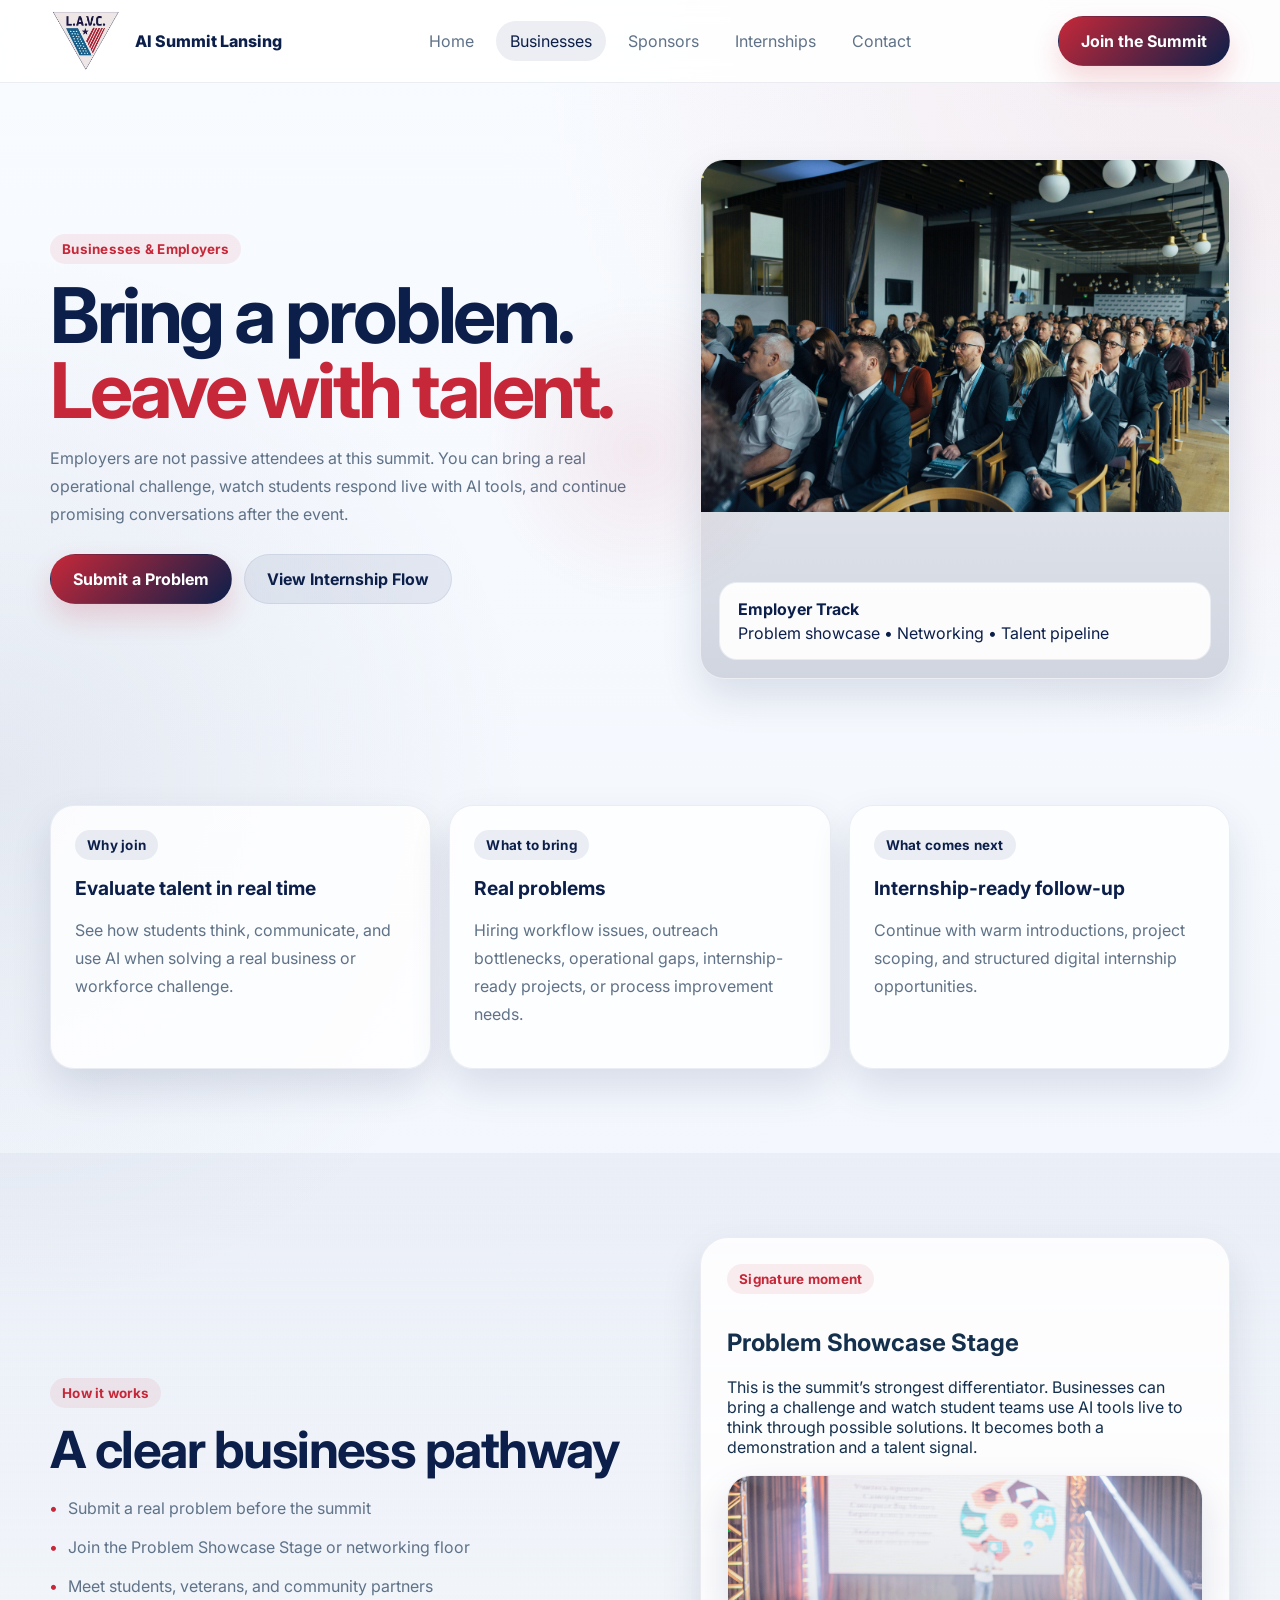
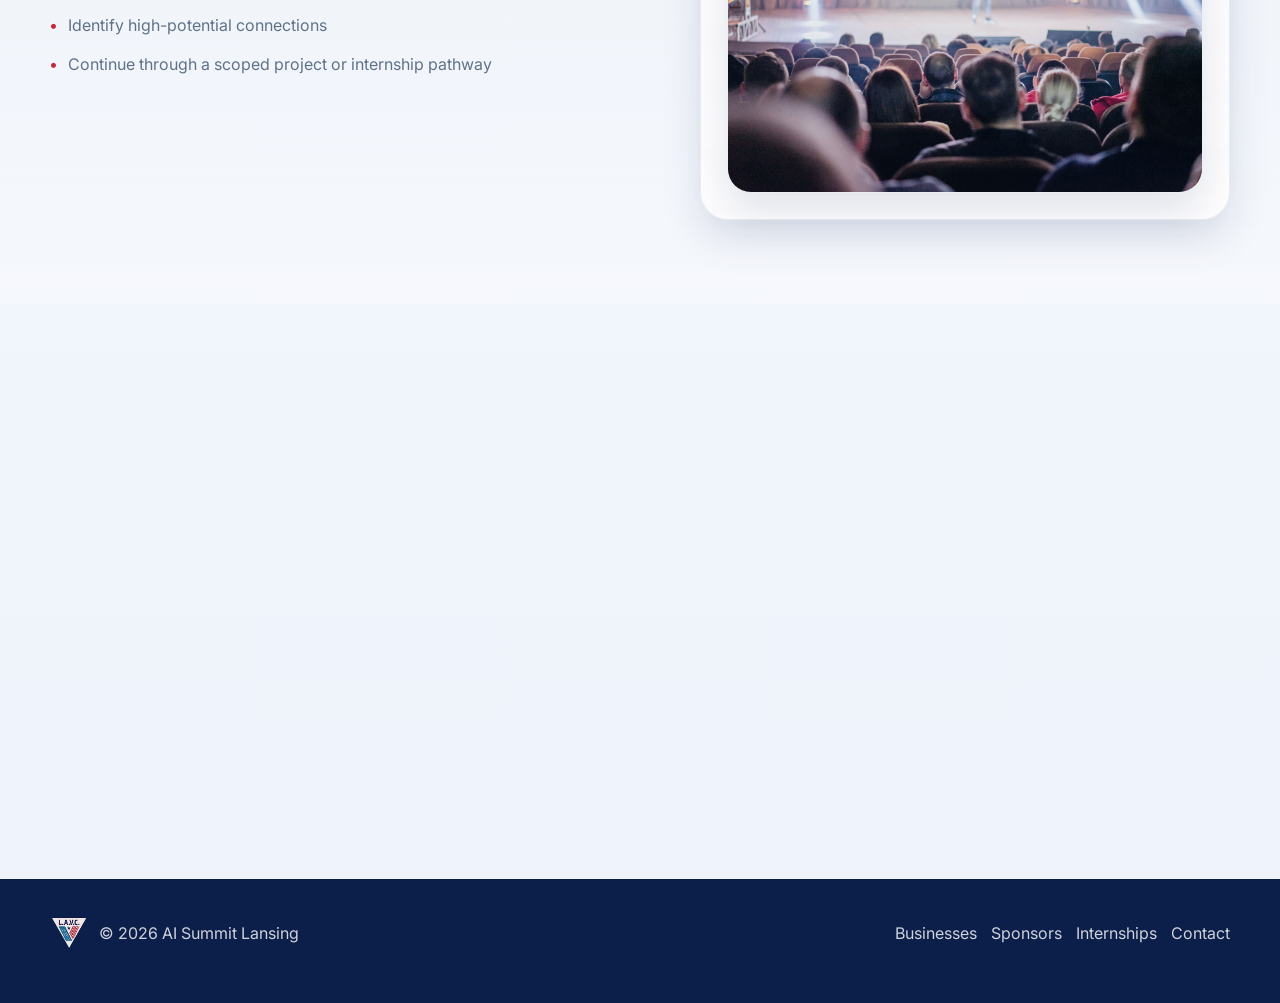
<file: Businesses.html>
<!DOCTYPE html>
<html lang="en">
<head>
  <meta charset="UTF-8" />
  <meta name="viewport" content="width=device-width, initial-scale=1.0" />
  <title>AI Summit Lansing | Businesses</title>
  <meta name="description" content="For businesses and employers: bring a problem, meet talent, and explore internship-ready pathways at AI Summit Lansing." />
  <link rel="preconnect" href="https://fonts.googleapis.com" />
  <link rel="preconnect" href="https://fonts.gstatic.com" crossorigin />
  <link href="https://fonts.googleapis.com/css2?family=Inter:wght@400;500;600;700;800&display=swap" rel="stylesheet" />
  <link rel="stylesheet" href="styles.css" />
</head>
<body>
  <div class="cursor-glow"></div>

  <header class="topbar">
    <nav class="nav container">
      <div style="display:flex; align-items:center; gap:12px;">

  <!-- LOGO FIRST -->
  <img
    src="images/lavc-logo.png" 
    alt="LAVC logo"
    style="height:64px; width:auto; object-fit:contain;"
  />

  <!-- TEXT SECOND -->
  <a href="index.html" class="brand" style="margin:0;">
    <span>AI Summit Lansing</span>
  </a>

</div>
      <button class="menu-btn" id="menuBtn" aria-label="Toggle navigation">☰</button>

      <div class="nav-links" id="navLinks">
        <a href="index.html">Home</a>
        <a href="businesses.html" class="active">Businesses</a>
        <a href="sponsors.html">Sponsors</a>
        <a href="internships.html">Internships</a>
        <a href="contact.html">Contact</a>
      </div>

      <a href="contact.html" class="btn btn-primary hide-mobile">Join the Summit</a>
    </nav>
  </header>

  <main>
    <section class="page-hero">
      <div class="container page-grid">
        <div class="page-copy reveal">
          <span class="section-kicker">Businesses & Employers</span>
          <h1>Bring a problem. <span class="text-red">Leave with talent.</span></h1>
          <p class="lead">
            Employers are not passive attendees at this summit. You can bring a real operational challenge, watch students respond live with AI tools, and continue promising conversations after the event.
          </p>
          <div class="hero-actions">
            <a href="contact.html" class="btn btn-primary magnetic">Submit a Problem</a>
            <a href="internships.html" class="btn btn-secondary magnetic">View Internship Flow</a>
          </div>
        </div>
        <div class="image-card tall reveal magnetic">
          <img src="images/businesses-hero.jpg" alt="Business audience placeholder" />
          <div class="image-overlay">
            <strong>Employer Track</strong>
            <span>Problem showcase • Networking • Talent pipeline</span>
          </div>
        </div>
      </div>
    </section>

    <section class="section">
      <div class="container">
        <div class="grid grid-3 reveal stagger">
          <article class="card magnetic">
            <span class="card-tag">Why join</span>
            <h3>Evaluate talent in real time</h3>
            <p>See how students think, communicate, and use AI when solving a real business or workforce challenge.</p>
          </article>
          <article class="card magnetic">
            <span class="card-tag">What to bring</span>
            <h3>Real problems</h3>
            <p>Hiring workflow issues, outreach bottlenecks, operational gaps, internship-ready projects, or process improvement needs.</p>
          </article>
          <article class="card magnetic">
            <span class="card-tag">What comes next</span>
            <h3>Internship-ready follow-up</h3>
            <p>Continue with warm introductions, project scoping, and structured digital internship opportunities.</p>
          </article>
        </div>
      </div>
    </section>

    <section class="section section-alt">
      <div class="container split-layout">
        <div class="split-copy reveal">
          <span class="section-kicker">How it works</span>
          <h2>A clear business pathway</h2>
          <ul class="feature-list">
            <li>Submit a real problem before the summit</li>
            <li>Join the Problem Showcase Stage or networking floor</li>
            <li>Meet students, veterans, and community partners</li>
            <li>Identify high-potential connections</li>
            <li>Continue through a scoped project or internship pathway</li>
          </ul>
        </div>
        <div class="page-panel reveal magnetic">
          <span class="section-kicker">Signature moment</span>
          <h2>Problem Showcase Stage</h2>
          <p>
            This is the summit’s strongest differentiator. Businesses can bring a challenge and watch student teams use AI tools live to think through possible solutions. It becomes both a demonstration and a talent signal.
          </p>
          <div class="image-card" style="margin-top: 18px; min-height: 280px;">
            <img src="images/problem-showcase.jpg" alt="Problem showcase placeholder" />
          </div>
        </div>
      </div>
    </section>

    <section class="section">
      <div class="container">
        <div class="section-header reveal">
          <div>
            <span class="section-kicker">Networking design</span>
            <h2>More intentional than a normal mixer.</h2>
            <p>Sector-based tables and volunteer connectors help people find the right conversations faster.</p>
          </div>
        </div>

        <div class="grid grid-2 reveal stagger">
          <article class="card magnetic">
            <h3>Sector Tables</h3>
            <ul class="clean-list">
              <li>Employers & internship opportunities</li>
              <li>Veteran services & reentry</li>
              <li>Small business + AI solutions</li>
              <li>Education pathways</li>
            </ul>
          </article>
          <article class="card magnetic">
            <h3>Best use for employers</h3>
            <ul class="clean-list">
              <li>Bring a practical challenge, not something too vague</li>
              <li>Meet people during the open floor and optional 1-on-1s</li>
              <li>Look for interns who can contribute to defined deliverables</li>
              <li>Follow up quickly after the summit</li>
            </ul>
          </article>
        </div>
      </div>
    </section>
  </main>

 <footer class="footer">
    <div class="container footer-row">
      <div style="display:flex; align-items:center; gap:10px;">
        <img
          src="images/lavc-logo.png"
          alt="LAVC logo"
          style="height:34px; width:auto; object-fit:contain;"
        />
        <p>© 2026 AI Summit Lansing</p>
      </div>
      <div class="footer-links">
        <a href="businesses.html">Businesses</a>
        <a href="sponsors.html">Sponsors</a>
        <a href="internships.html">Internships</a>
        <a href="contact.html">Contact</a>
      </div>
    </div>
  </footer>
  <script src="script.js"></script>
</body>
</html>
</file>
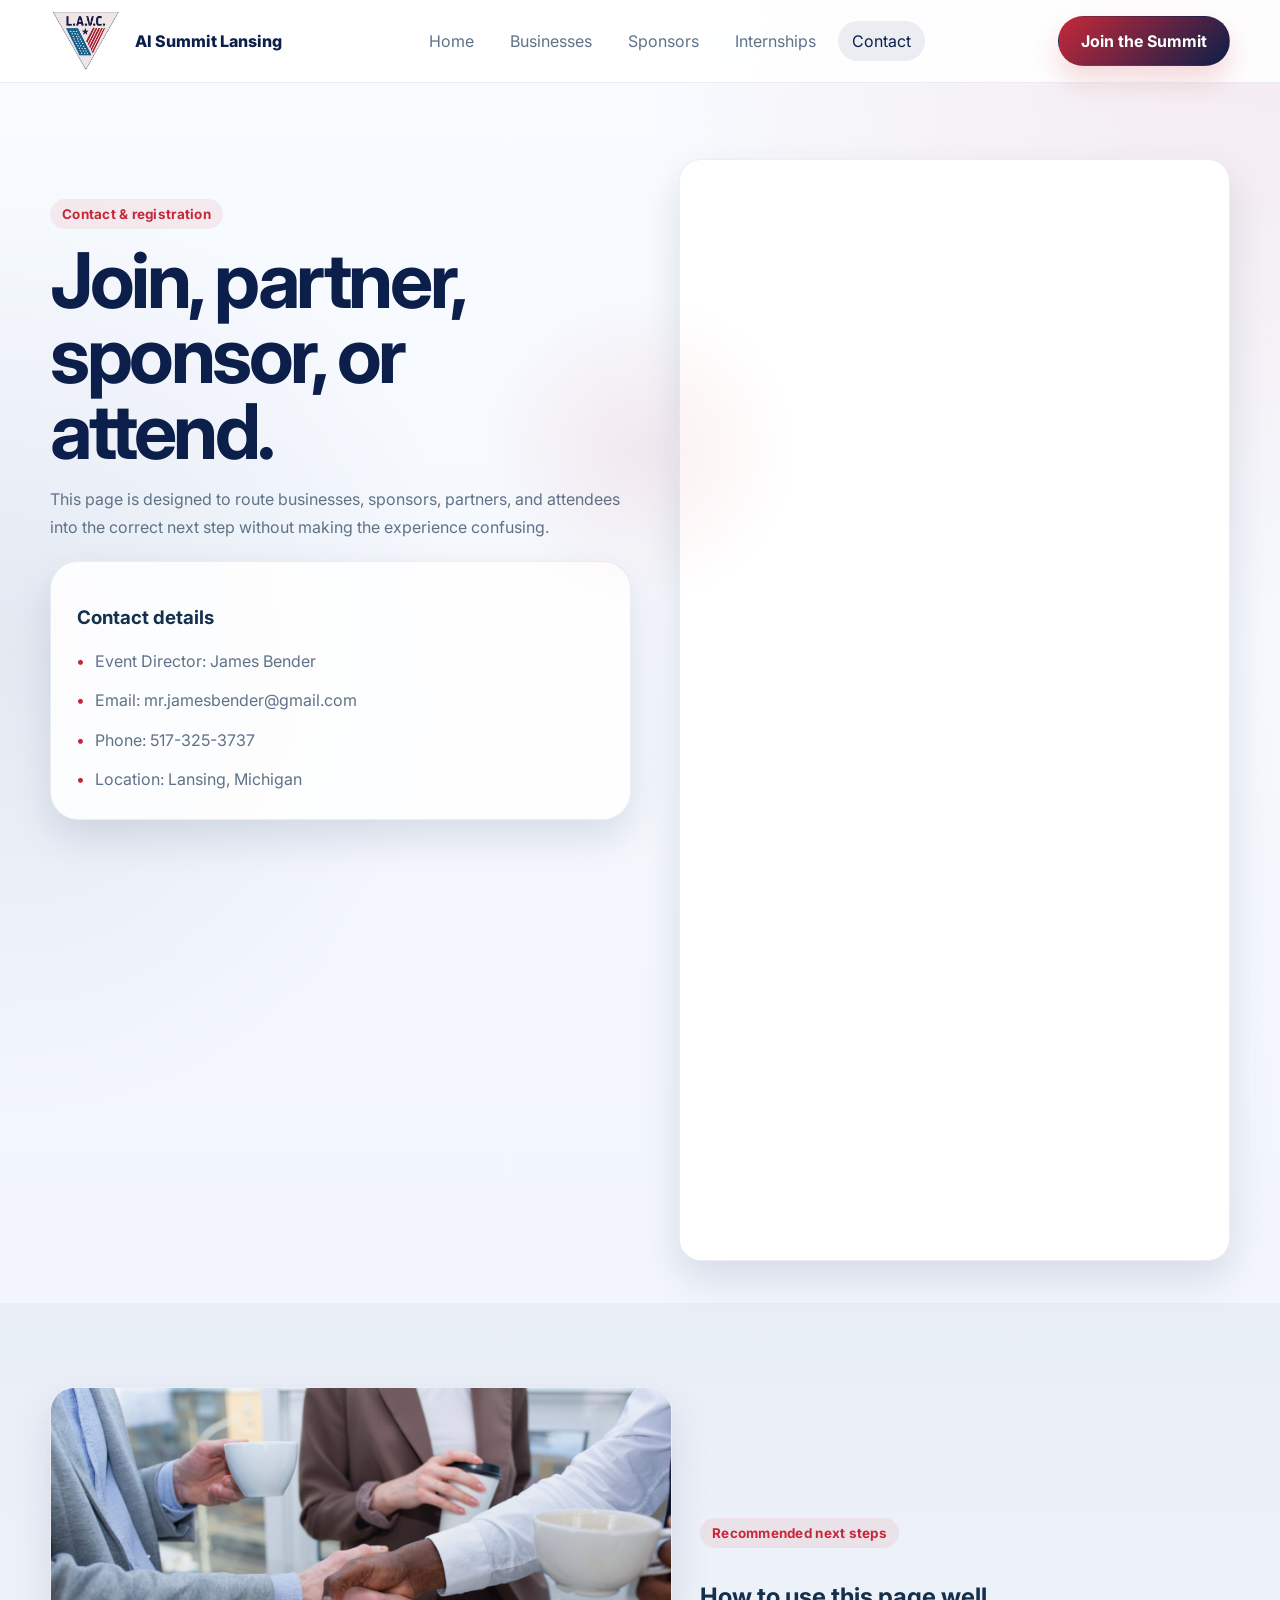
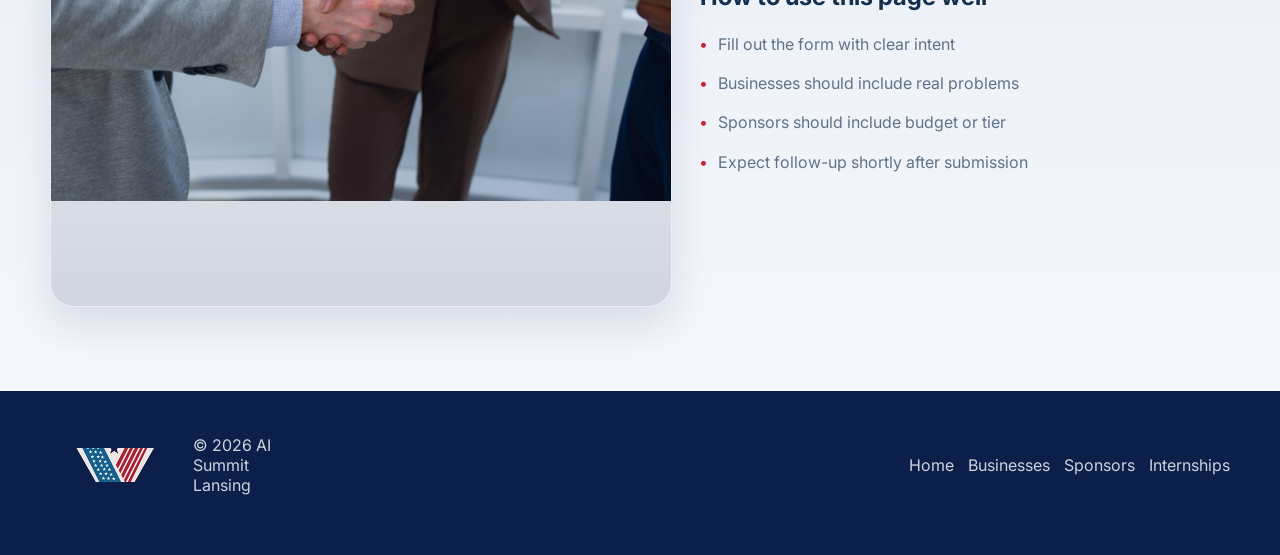
<file: Contact.html>
<!DOCTYPE html>
<html lang="en">
<head>
  <meta charset="UTF-8" />
  <meta name="viewport" content="width=device-width, initial-scale=1.0" />
  <title>AI Summit Lansing | Contact</title>
  <meta name="description" content="Contact the AI Summit Lansing team to attend, partner, sponsor, or register business interest." />

  <link rel="preconnect" href="https://fonts.googleapis.com" />
  <link rel="preconnect" href="https://fonts.gstatic.com" crossorigin />
  <link href="https://fonts.googleapis.com/css2?family=Inter:wght@400;500;600;700;800&display=swap" rel="stylesheet" />
  <link rel="stylesheet" href="styles.css" />
</head>

<body>
  <div class="cursor-glow"></div>

  <!-- NAV -->
  <header class="topbar">
    <nav class="nav container">

      <div style="display:flex; align-items:center; gap:12px;">

  <!-- LOGO FIRST -->
  <img 
    src="images/lavc-logo.png" 
    alt="LAVC logo"
    style="height:64px; width:auto; object-fit:contain;"
  />

  <!-- TEXT SECOND -->
  <a href="index.html" class="brand" style="margin:0;">
    <span>AI Summit Lansing</span>
  </a>

</div>

      <button class="menu-btn" id="menuBtn">☰</button>

      <div class="nav-links" id="navLinks">
        <a href="index.html">Home</a>
        <a href="businesses.html">Businesses</a>
        <a href="sponsors.html">Sponsors</a>
        <a href="internships.html">Internships</a>
        <a href="contact.html" class="active">Contact</a>
      </div>

      <a href="contact.html" class="btn btn-primary hide-mobile">Join the Summit</a>

    </nav>
  </header>

  <!-- MAIN -->
  <main>

    <!-- FIXED LAYOUT SECTION -->
    <section class="page-hero">
      <div class="container" style="display:grid; grid-template-columns: 1fr 0.95fr; gap:48px; align-items:start;">

        <!-- LEFT -->
        <div style="max-width:700px; padding-top:40px;">
          <span class="section-kicker">Contact & registration</span>

          <h1>Join, partner, sponsor, or attend.</h1>

          <p class="lead">
            This page is designed to route businesses, sponsors, partners, and attendees into the correct next step without making the experience confusing.
          </p>

          <div class="contact-box" style="margin-top:20px;">
            <h3>Contact details</h3>
            <ul class="clean-list">
              <li>Event Director: James Bender</li>
              <li>Email: mr.jamesbender@gmail.com</li>
              <li>Phone: 517-325-3737</li>
              <li>Location: Lansing, Michigan</li>
            </ul>
          </div>
        </div>

        <!-- RIGHT (FORM FIXED WIDTH) -->
        <div style="max-width:640px; width:100%; justify-self:end;">

          <div style="
            border-radius: 22px;
            overflow: hidden;
            background: #ffffff;
            box-shadow: var(--shadow);
            border: 1px solid rgba(20,45,99,0.08);
          ">

            <!-- 🔥 PASTE YOUR GOOGLE FORM LINK BELOW -->
            <iframe
              src="https://docs.google.com/forms/d/e/1FAIpQLSebnjJ5hIk-sFMjnwyuV6CVpNiG07asDi3Mmu1zD5xxfoU3sQ/viewform?usp=header"
              width="100%"
              height="1100"
              frameborder="0"
              marginheight="0"
              marginwidth="0"
              style="display:block; border:0;">
            </iframe>

          </div>

        </div>

      </div>
    </section>

    <!-- SECOND SECTION -->
    <section class="section section-alt">
      <div class="container split-layout">

        <div class="image-card tall">
          <img src="images/contact-visual.jpg" />
        </div>

        <div>
          <span class="section-kicker">Recommended next steps</span>
          <h2>How to use this page well</h2>

          <ul class="feature-list">
            <li>Fill out the form with clear intent</li>
            <li>Businesses should include real problems</li>
            <li>Sponsors should include budget or tier</li>
            <li>Expect follow-up shortly after submission</li>
          </ul>
        </div>

      </div>
    </section>

  </main>

  <!-- FOOTER -->
  <footer class="footer">
    <div class="container footer-row">

      <div style="display:flex; align-items:center; gap:10px;">
        <img src="images/lavc-logo.png" style="height:34px;" />
        <p>© 2026 AI Summit Lansing</p>
      </div>

      <div class="footer-links">
        <a href="index.html">Home</a>
        <a href="businesses.html">Businesses</a>
        <a href="sponsors.html">Sponsors</a>
        <a href="internships.html">Internships</a>
      </div>

    </div>
  </footer>

  <script src="script.js"></script>
</body>
</html>
</file>
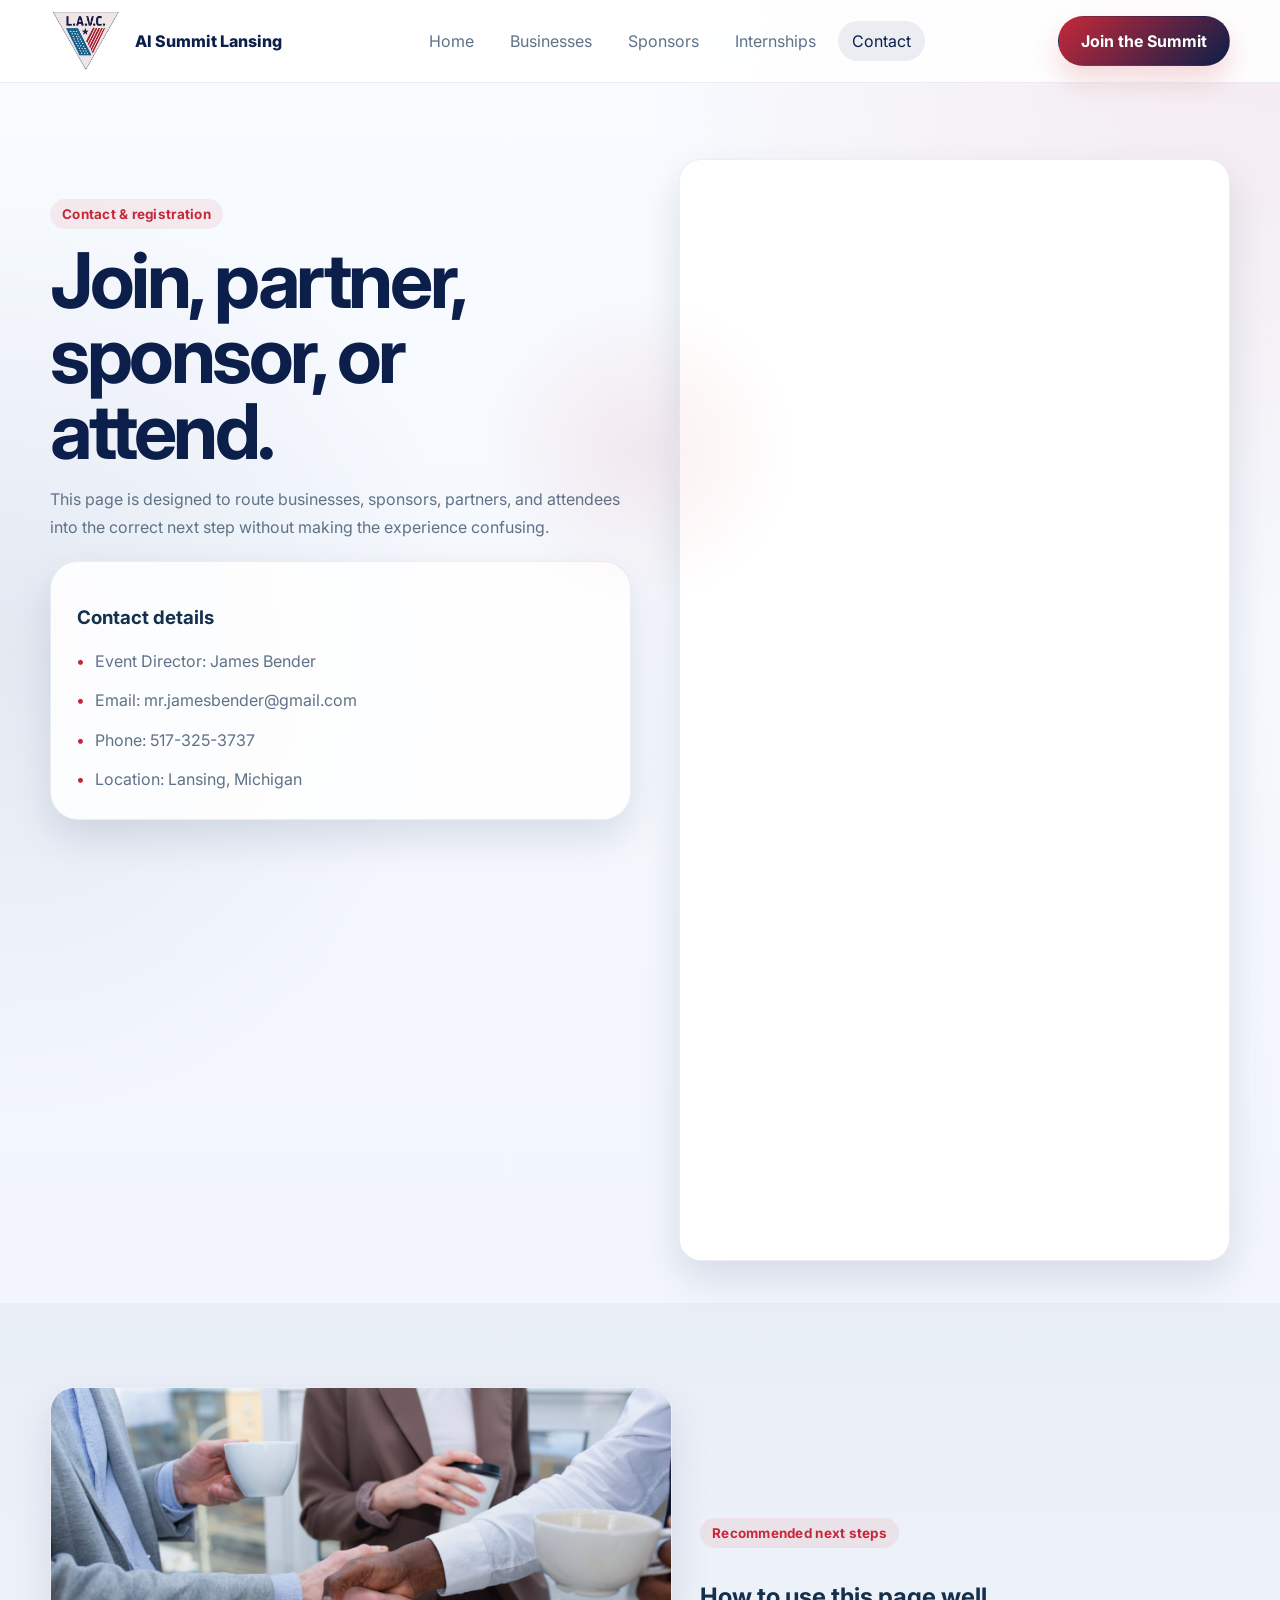
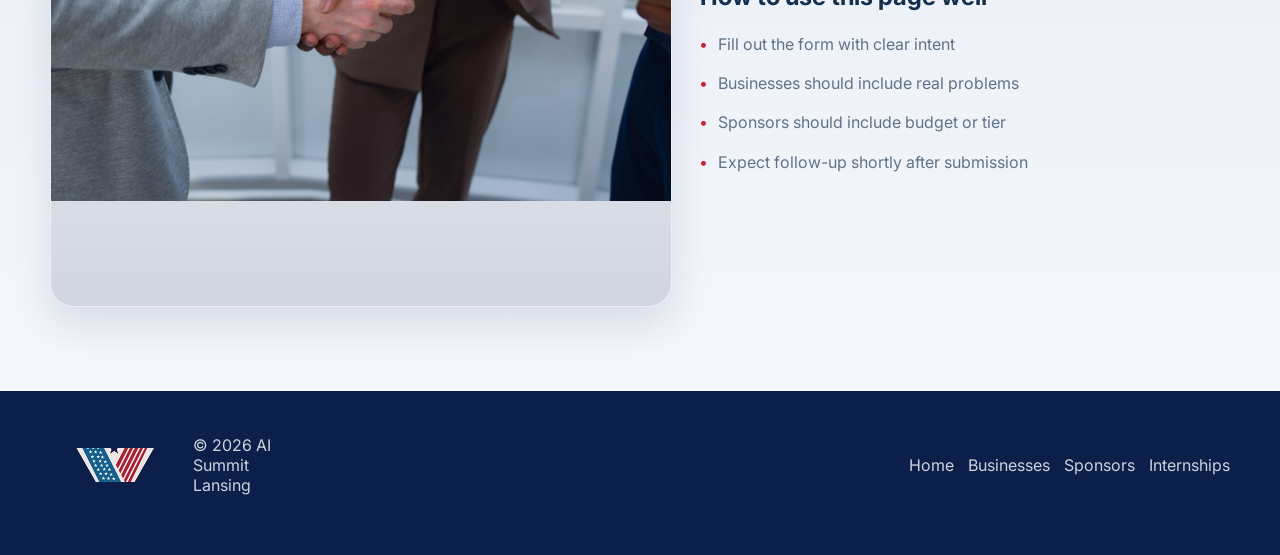
<file: contact.html>
<!DOCTYPE html>
<html lang="en">
<head>
  <meta charset="UTF-8" />
  <meta name="viewport" content="width=device-width, initial-scale=1.0" />
  <title>AI Summit Lansing | Contact</title>
  <meta name="description" content="Contact the AI Summit Lansing team to attend, partner, sponsor, or register business interest." />

  <link rel="preconnect" href="https://fonts.googleapis.com" />
  <link rel="preconnect" href="https://fonts.gstatic.com" crossorigin />
  <link href="https://fonts.googleapis.com/css2?family=Inter:wght@400;500;600;700;800&display=swap" rel="stylesheet" />
  <link rel="stylesheet" href="styles.css" />
</head>

<body>
  <div class="cursor-glow"></div>

  <!-- NAV -->
  <header class="topbar">
    <nav class="nav container">

      <div style="display:flex; align-items:center; gap:12px;">

  <!-- LOGO FIRST -->
  <img 
    src="images/lavc-logo.png" 
    alt="LAVC logo"
    style="height:64px; width:auto; object-fit:contain;"
  />

  <!-- TEXT SECOND -->
  <a href="index.html" class="brand" style="margin:0;">
    <span>AI Summit Lansing</span>
  </a>

</div>

      <button class="menu-btn" id="menuBtn">☰</button>

      <div class="nav-links" id="navLinks">
        <a href="index.html">Home</a>
        <a href="businesses.html">Businesses</a>
        <a href="sponsors.html">Sponsors</a>
        <a href="internships.html">Internships</a>
        <a href="contact.html" class="active">Contact</a>
      </div>

      <a href="contact.html" class="btn btn-primary hide-mobile">Join the Summit</a>

    </nav>
  </header>

  <!-- MAIN -->
  <main>

    <!-- FIXED LAYOUT SECTION -->
    <section class="page-hero">
      <div class="container" style="display:grid; grid-template-columns: 1fr 0.95fr; gap:48px; align-items:start;">

        <!-- LEFT -->
        <div style="max-width:700px; padding-top:40px;">
          <span class="section-kicker">Contact & registration</span>

          <h1>Join, partner, sponsor, or attend.</h1>

          <p class="lead">
            This page is designed to route businesses, sponsors, partners, and attendees into the correct next step without making the experience confusing.
          </p>

          <div class="contact-box" style="margin-top:20px;">
            <h3>Contact details</h3>
            <ul class="clean-list">
              <li>Event Director: James Bender</li>
              <li>Email: mr.jamesbender@gmail.com</li>
              <li>Phone: 517-325-3737</li>
              <li>Location: Lansing, Michigan</li>
            </ul>
          </div>
        </div>

        <!-- RIGHT (FORM FIXED WIDTH) -->
        <div style="max-width:640px; width:100%; justify-self:end;">

          <div style="
            border-radius: 22px;
            overflow: hidden;
            background: #ffffff;
            box-shadow: var(--shadow);
            border: 1px solid rgba(20,45,99,0.08);
          ">

            <!-- 🔥 PASTE YOUR GOOGLE FORM LINK BELOW -->
            <iframe
              src="https://docs.google.com/forms/d/e/1FAIpQLSebnjJ5hIk-sFMjnwyuV6CVpNiG07asDi3Mmu1zD5xxfoU3sQ/viewform?usp=header"
              width="100%"
              height="1100"
              frameborder="0"
              marginheight="0"
              marginwidth="0"
              style="display:block; border:0;">
            </iframe>

          </div>

        </div>

      </div>
    </section>

    <!-- SECOND SECTION -->
    <section class="section section-alt">
      <div class="container split-layout">

        <div class="image-card tall">
          <img src="images/contact-visual.jpg" />
        </div>

        <div>
          <span class="section-kicker">Recommended next steps</span>
          <h2>How to use this page well</h2>

          <ul class="feature-list">
            <li>Fill out the form with clear intent</li>
            <li>Businesses should include real problems</li>
            <li>Sponsors should include budget or tier</li>
            <li>Expect follow-up shortly after submission</li>
          </ul>
        </div>

      </div>
    </section>

  </main>

  <!-- FOOTER -->
  <footer class="footer">
    <div class="container footer-row">

      <div style="display:flex; align-items:center; gap:10px;">
        <img src="images/lavc-logo.png" style="height:34px;" />
        <p>© 2026 AI Summit Lansing</p>
      </div>

      <div class="footer-links">
        <a href="index.html">Home</a>
        <a href="businesses.html">Businesses</a>
        <a href="sponsors.html">Sponsors</a>
        <a href="internships.html">Internships</a>
      </div>

    </div>
  </footer>

  <script src="script.js"></script>
</body>
</html>
</file>
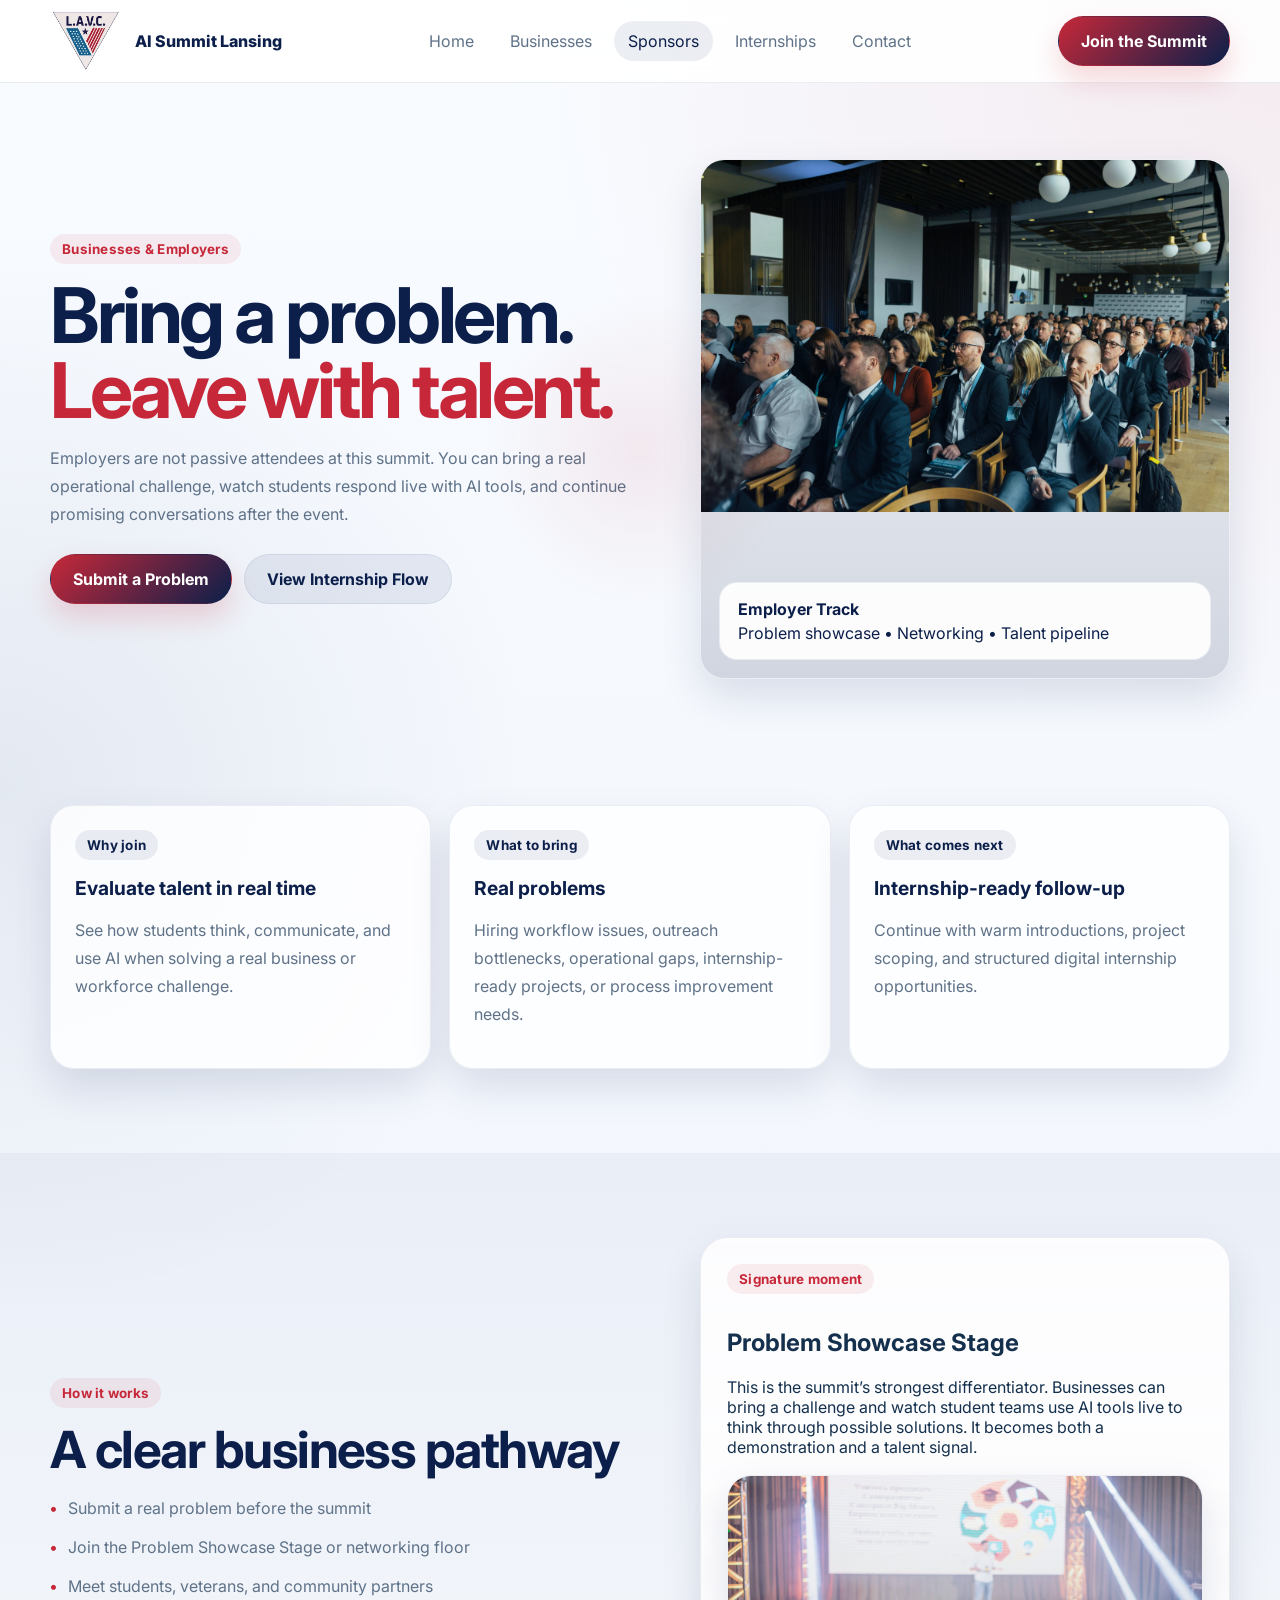
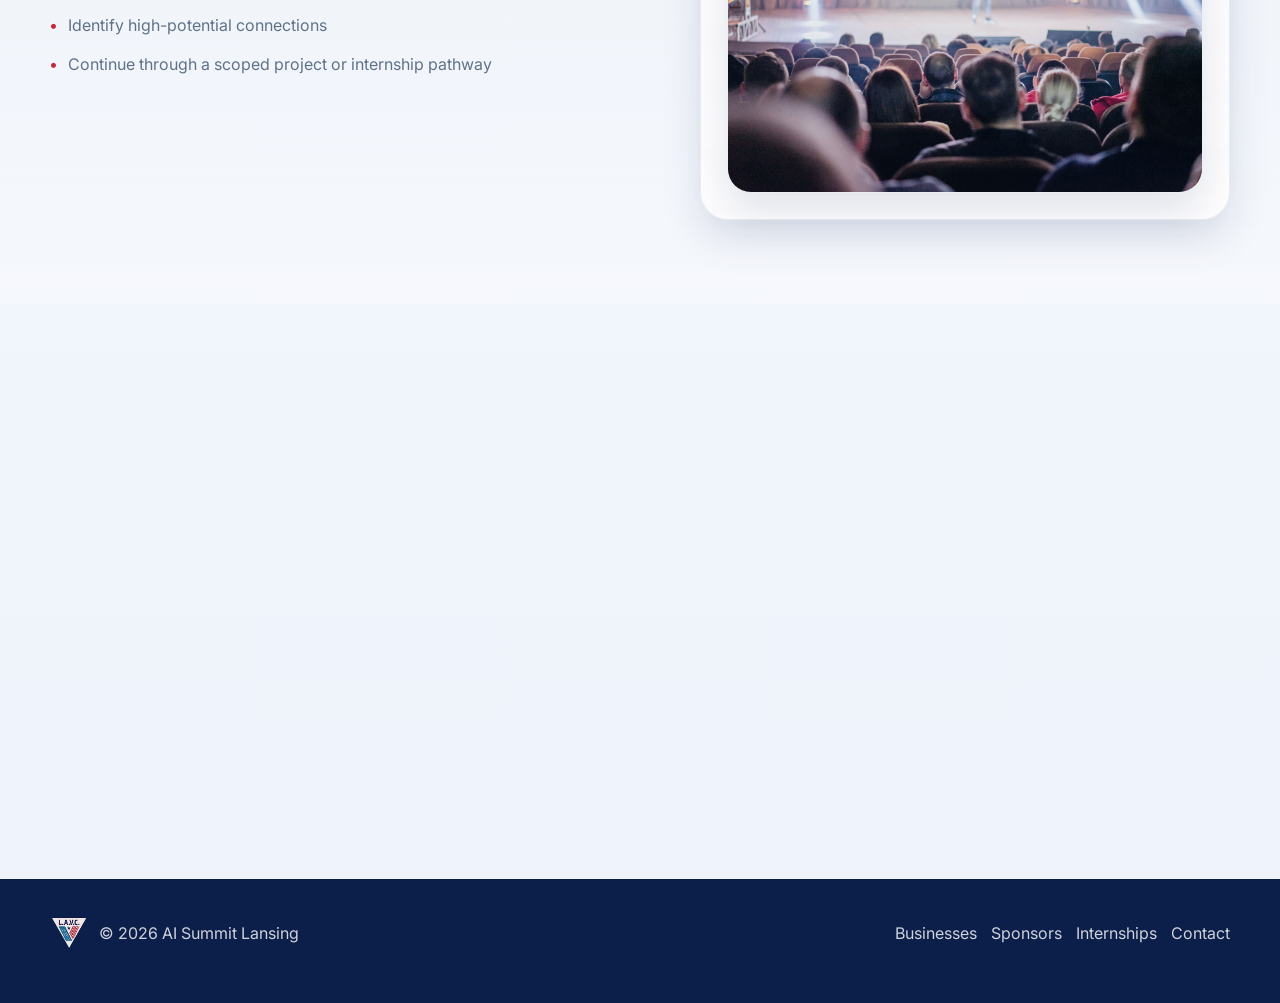
<file: networking-placeholder.html>
<!DOCTYPE html>
<html lang="en">
<head>
  <meta charset="UTF-8" />
  <meta name="viewport" content="width=device-width, initial-scale=1.0" />
  <title>AI Summit Lansing | Businesses</title>
  <meta name="description" content="For businesses and employers: bring a problem, meet talent, and explore internship-ready pathways at AI Summit Lansing." />
  <link rel="preconnect" href="https://fonts.googleapis.com" />
  <link rel="preconnect" href="https://fonts.gstatic.com" crossorigin />
  <link href="https://fonts.googleapis.com/css2?family=Inter:wght@400;500;600;700;800&display=swap" rel="stylesheet" />
  <link rel="stylesheet" href="styles.css" />
</head>
<body>
  <div class="cursor-glow"></div>

  <header class="topbar">
    <nav class="nav container">
      <div style="display:flex; align-items:center; gap:12px;">

  <!-- LOGO FIRST -->
  <img 
    src="images/lavc-logo.png" 
    alt="LAVC logo"
    style="height:64px; width:auto; object-fit:contain;"
  />

  <!-- TEXT SECOND -->
  <a href="index.html" class="brand" style="margin:0;">
    <span>AI Summit Lansing</span>
  </a>

</div>

      <button class="menu-btn" id="menuBtn" aria-label="Toggle navigation">☰</button>

      <div class="nav-links" id="navLinks">
        <a href="index.html">Home</a>
        <a href="businesses.html">Businesses</a>
        <a href="sponsors.html" class="active">Sponsors</a>
        <a href="internships.html">Internships</a>
        <a href="contact.html">Contact</a>
      </div>

      <a href="contact.html" class="btn btn-primary hide-mobile">Join the Summit</a>
    </nav>
  </header>
  <main>
    <section class="page-hero">
      <div class="container page-grid">
        <div class="page-copy reveal">
          <span class="section-kicker">Businesses & Employers</span>
          <h1>Bring a problem. <span class="text-red">Leave with talent.</span></h1>
          <p class="lead">
            Employers are not passive attendees at this summit. You can bring a real operational challenge, watch students respond live with AI tools, and continue promising conversations after the event.
          </p>
          <div class="hero-actions">
            <a href="contact.html" class="btn btn-primary magnetic">Submit a Problem</a>
            <a href="internships.html" class="btn btn-secondary magnetic">View Internship Flow</a>
          </div>
        </div>
        <div class="image-card tall reveal magnetic">
          <img src="images/businesses-hero.jpg" alt="Business audience placeholder" />
          <div class="image-overlay">
            <strong>Employer Track</strong>
            <span>Problem showcase • Networking • Talent pipeline</span>
          </div>
        </div>
      </div>
    </section>

    <section class="section">
      <div class="container">
        <div class="grid grid-3 reveal stagger">
          <article class="card magnetic">
            <span class="card-tag">Why join</span>
            <h3>Evaluate talent in real time</h3>
            <p>See how students think, communicate, and use AI when solving a real business or workforce challenge.</p>
          </article>
          <article class="card magnetic">
            <span class="card-tag">What to bring</span>
            <h3>Real problems</h3>
            <p>Hiring workflow issues, outreach bottlenecks, operational gaps, internship-ready projects, or process improvement needs.</p>
          </article>
          <article class="card magnetic">
            <span class="card-tag">What comes next</span>
            <h3>Internship-ready follow-up</h3>
            <p>Continue with warm introductions, project scoping, and structured digital internship opportunities.</p>
          </article>
        </div>
      </div>
    </section>

    <section class="section section-alt">
      <div class="container split-layout">
        <div class="split-copy reveal">
          <span class="section-kicker">How it works</span>
          <h2>A clear business pathway</h2>
          <ul class="feature-list">
            <li>Submit a real problem before the summit</li>
            <li>Join the Problem Showcase Stage or networking floor</li>
            <li>Meet students, veterans, and community partners</li>
            <li>Identify high-potential connections</li>
            <li>Continue through a scoped project or internship pathway</li>
          </ul>
        </div>
        <div class="page-panel reveal magnetic">
          <span class="section-kicker">Signature moment</span>
          <h2>Problem Showcase Stage</h2>
          <p>
            This is the summit’s strongest differentiator. Businesses can bring a challenge and watch student teams use AI tools live to think through possible solutions. It becomes both a demonstration and a talent signal.
          </p>
          <div class="image-card" style="margin-top: 18px; min-height: 280px;">
            <img src="images/problem-showcase.jpg" alt="Problem showcase placeholder" />
          </div>
        </div>
      </div>
    </section>

    <section class="section">
      <div class="container">
        <div class="section-header reveal">
          <div>
            <span class="section-kicker">Networking design</span>
            <h2>More intentional than a normal mixer.</h2>
            <p>Sector-based tables and volunteer connectors help people find the right conversations faster.</p>
          </div>
        </div>

        <div class="grid grid-2 reveal stagger">
          <article class="card magnetic">
            <h3>Sector Tables</h3>
            <ul class="clean-list">
              <li>Employers & internship opportunities</li>
              <li>Veteran services & reentry</li>
              <li>Small business + AI solutions</li>
              <li>Education pathways</li>
            </ul>
          </article>
          <article class="card magnetic">
            <h3>Best use for employers</h3>
            <ul class="clean-list">
              <li>Bring a practical challenge, not something too vague</li>
              <li>Meet people during the open floor and optional 1-on-1s</li>
              <li>Look for interns who can contribute to defined deliverables</li>
              <li>Follow up quickly after the summit</li>
            </ul>
          </article>
        </div>
      </div>
    </section>
  </main>

  <footer class="footer">
    <div class="container footer-row">
      <div style="display:flex; align-items:center; gap:10px;">
        <img
          src="images/lavc-logo.png"
          alt="LAVC logo"
          style="height:34px; width:auto; object-fit:contain;"
        />
        <p>© 2026 AI Summit Lansing</p>
      </div>
      <div class="footer-links">
        <a href="businesses.html">Businesses</a>
        <a href="sponsors.html">Sponsors</a>
        <a href="internships.html">Internships</a>
        <a href="contact.html">Contact</a>
      </div>
    </div>
  </footer>
  <script src="script.js"></script>
</body>
</html>
</file>
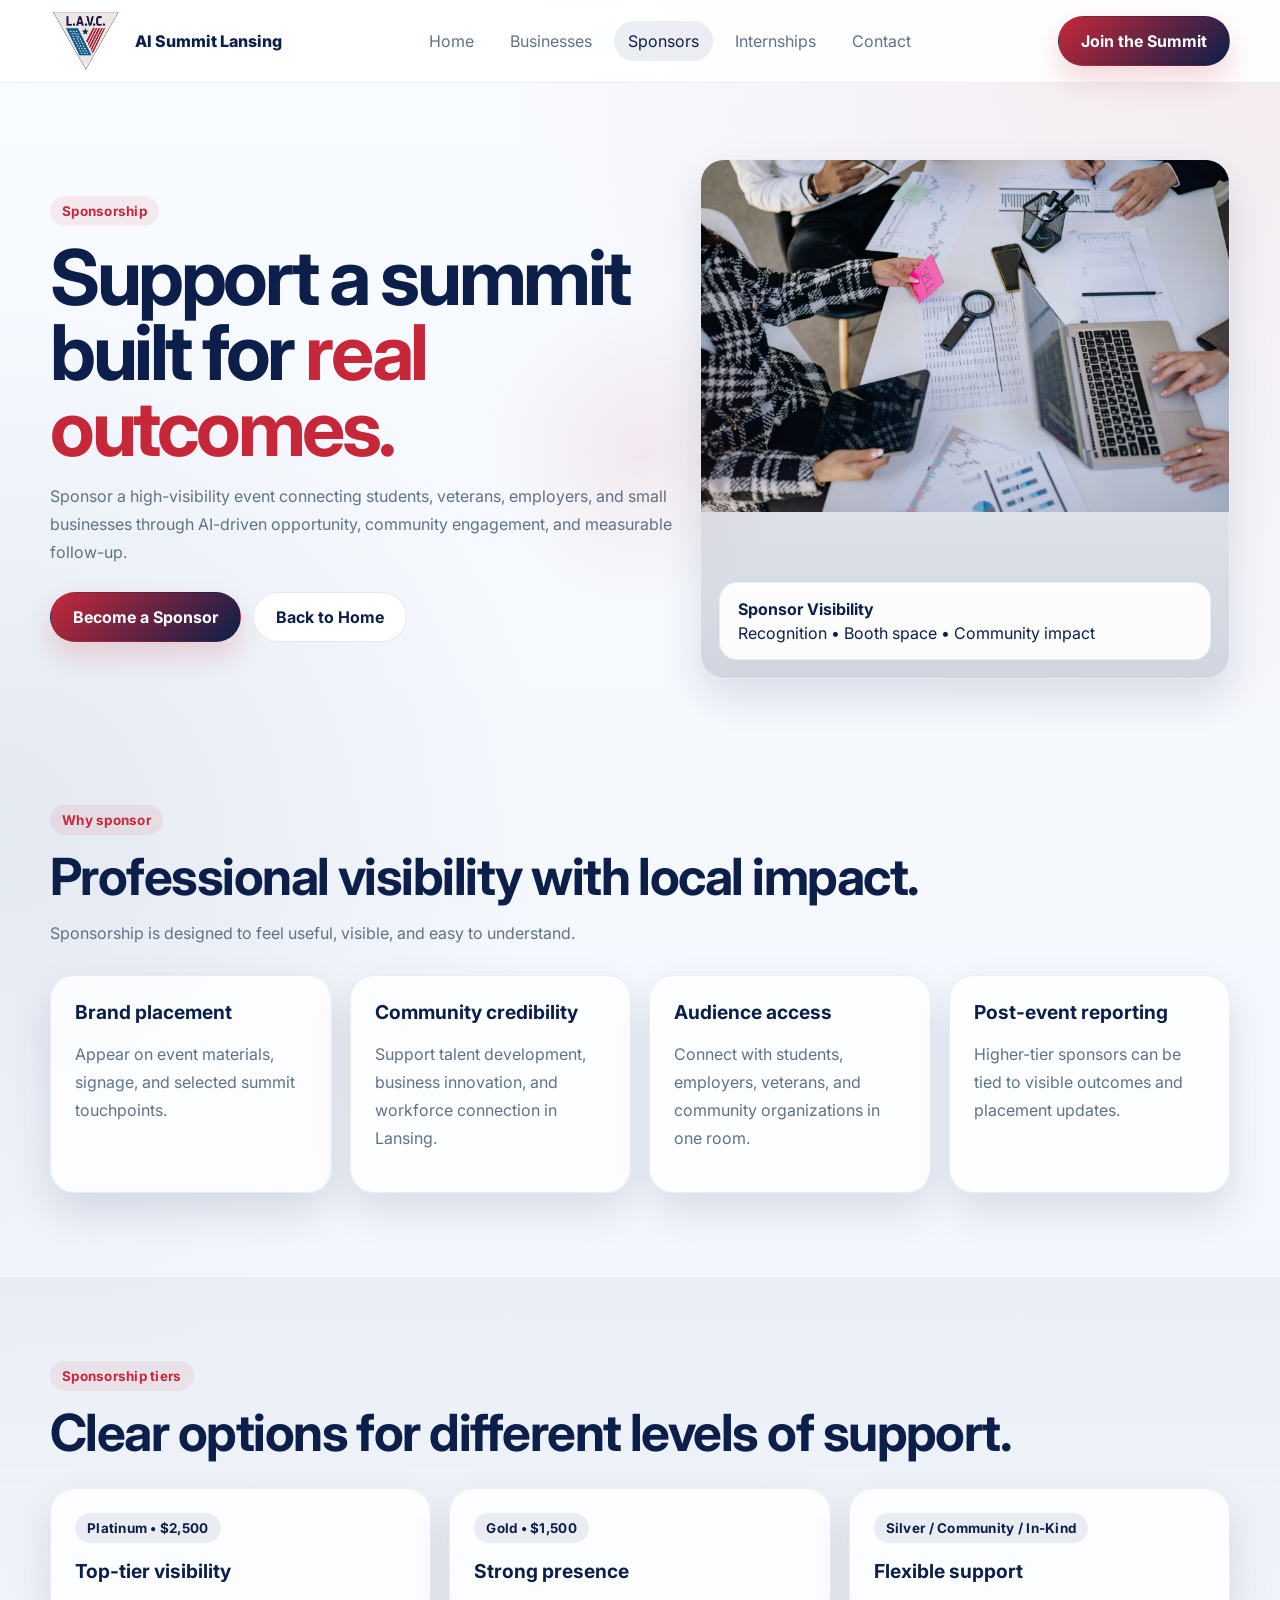
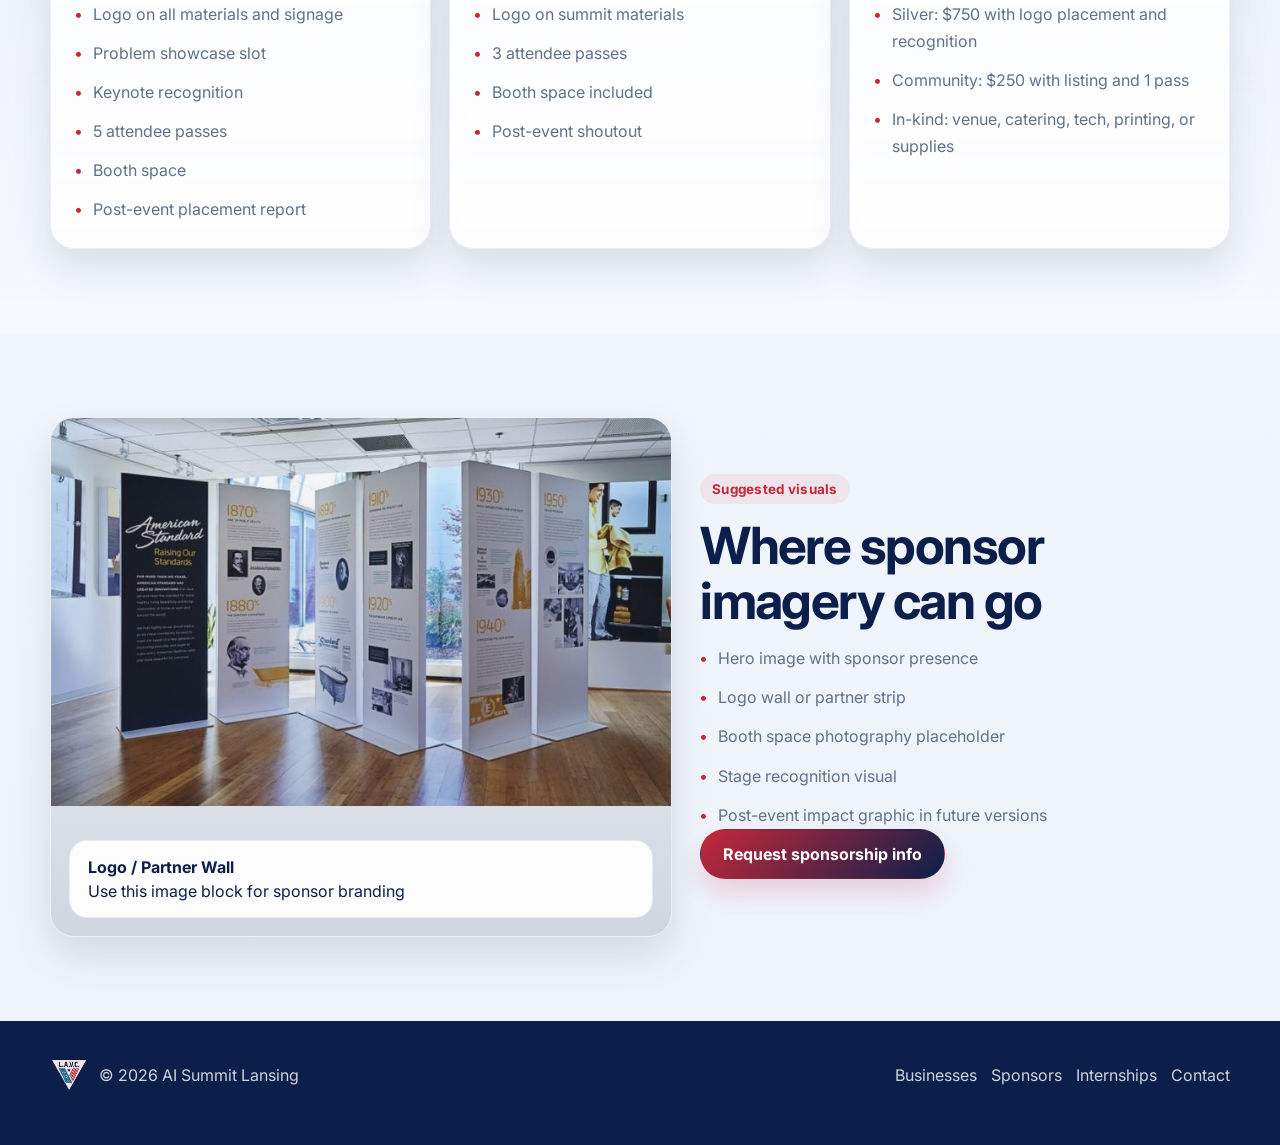
<file: Sponsors.html>
<!DOCTYPE html>
<html lang="en">
<head>
  <meta charset="UTF-8" />
  <meta name="viewport" content="width=device-width, initial-scale=1.0" />
  <title>AI Summit Lansing | Sponsors</title>
  <meta name="description" content="Sponsor AI Summit Lansing through visible, professional sponsorship tiers and community impact." />
  <link rel="preconnect" href="https://fonts.googleapis.com" />
  <link rel="preconnect" href="https://fonts.gstatic.com" crossorigin />
  <link href="https://fonts.googleapis.com/css2?family=Inter:wght@400;500;600;700;800&display=swap" rel="stylesheet" />
  <link rel="stylesheet" href="styles.css" />
</head>
<body>
  <div class="cursor-glow"></div>

  <header class="topbar">
    <nav class="nav container">
     <div style="display:flex; align-items:center; gap:12px;">

  <!-- LOGO FIRST -->
  <img 
    src="images/lavc-logo.png" 
    alt="LAVC logo"
    style="height:64px; width:auto; object-fit:contain;"
  />

  <!-- TEXT SECOND -->
  <a href="index.html" class="brand" style="margin:0;">
    <span>AI Summit Lansing</span>
  </a>

</div>
      <button class="menu-btn" id="menuBtn" aria-label="Toggle navigation">☰</button>

      <div class="nav-links" id="navLinks">
        <a href="index.html">Home</a>
        <a href="businesses.html">Businesses</a>
        <a href="sponsors.html" class="active">Sponsors</a>
        <a href="internships.html">Internships</a>
        <a href="contact.html">Contact</a>
      </div>

      <a href="contact.html" class="btn btn-primary hide-mobile">Join the Summit</a>
    </nav>
  </header>

  <main>
    <section class="page-hero">
      <div class="container page-grid">
        <div class="page-copy reveal">
          <span class="section-kicker">Sponsorship</span>
          <h1>Support a summit built for <span class="text-red">real outcomes.</span></h1>
          <p class="lead">
            Sponsor a high-visibility event connecting students, veterans, employers, and small businesses through AI-driven opportunity, community engagement, and measurable follow-up.
          </p>
          <div class="hero-actions">
            <a href="contact.html" class="btn btn-primary magnetic">Become a Sponsor</a>
            <a href="index.html" class="btn btn-light magnetic">Back to Home</a>
          </div>
        </div>
        <div class="image-card tall reveal magnetic">
          <img src="images/sponsors-hero.jpg" alt="Sponsor section placeholder" />
          <div class="image-overlay">
            <strong>Sponsor Visibility</strong>
            <span>Recognition • Booth space • Community impact</span>
          </div>
        </div>
      </div>
    </section>

    <section class="section">
      <div class="container">
        <div class="section-header reveal">
          <div>
            <span class="section-kicker">Why sponsor</span>
            <h2>Professional visibility with local impact.</h2>
            <p>Sponsorship is designed to feel useful, visible, and easy to understand.</p>
          </div>
        </div>

        <div class="grid grid-4 reveal stagger">
          <article class="card magnetic"><h3>Brand placement</h3><p>Appear on event materials, signage, and selected summit touchpoints.</p></article>
          <article class="card magnetic"><h3>Community credibility</h3><p>Support talent development, business innovation, and workforce connection in Lansing.</p></article>
          <article class="card magnetic"><h3>Audience access</h3><p>Connect with students, employers, veterans, and community organizations in one room.</p></article>
          <article class="card magnetic"><h3>Post-event reporting</h3><p>Higher-tier sponsors can be tied to visible outcomes and placement updates.</p></article>
        </div>
      </div>
    </section>

    <section class="section section-alt">
      <div class="container">
        <div class="section-header reveal">
          <div>
            <span class="section-kicker">Sponsorship tiers</span>
            <h2>Clear options for different levels of support.</h2>
          </div>
        </div>

        <div class="grid grid-3 reveal stagger">
          <article class="card magnetic">
            <span class="card-tag">Platinum • $2,500</span>
            <h3>Top-tier visibility</h3>
            <ul class="tier-list">
              <li>Logo on all materials and signage</li>
              <li>Problem showcase slot</li>
              <li>Keynote recognition</li>
              <li>5 attendee passes</li>
              <li>Booth space</li>
              <li>Post-event placement report</li>
            </ul>
          </article>

          <article class="card magnetic">
            <span class="card-tag">Gold • $1,500</span>
            <h3>Strong presence</h3>
            <ul class="tier-list">
              <li>Logo on summit materials</li>
              <li>3 attendee passes</li>
              <li>Booth space included</li>
              <li>Post-event shoutout</li>
            </ul>
          </article>

          <article class="card magnetic">
            <span class="card-tag">Silver / Community / In-Kind</span>
            <h3>Flexible support</h3>
            <ul class="tier-list">
              <li>Silver: $750 with logo placement and recognition</li>
              <li>Community: $250 with listing and 1 pass</li>
              <li>In-kind: venue, catering, tech, printing, or supplies</li>
            </ul>
          </article>
        </div>
      </div>
    </section>

    <section class="section">
      <div class="container split-layout">
        <div class="image-card tall reveal magnetic">
          <img src="images/sponsor-logo-wall.jpg" alt="Sponsor logo wall placeholder" />
          <div class="image-overlay">
            <strong>Logo / Partner Wall</strong>
            <span>Use this image block for sponsor branding</span>
          </div>
        </div>
        <div class="split-copy reveal">
          <span class="section-kicker">Suggested visuals</span>
          <h2>Where sponsor imagery can go</h2>
          <ul class="feature-list">
            <li>Hero image with sponsor presence</li>
            <li>Logo wall or partner strip</li>
            <li>Booth space photography placeholder</li>
            <li>Stage recognition visual</li>
            <li>Post-event impact graphic in future versions</li>
          </ul>
          <a href="contact.html" class="btn btn-primary magnetic">Request sponsorship info</a>
        </div>
      </div>
    </section>
  </main>

  <footer class="footer">
    <div class="container footer-row">
      <div style="display:flex; align-items:center; gap:10px;">
        <img
          src="images/lavc-logo.png"
          alt="LAVC logo"
          style="height:34px; width:auto; object-fit:contain;"
        />
        <p>© 2026 AI Summit Lansing</p>
      </div>
      <div class="footer-links">
        <a href="businesses.html">Businesses</a>
        <a href="sponsors.html">Sponsors</a>
        <a href="internships.html">Internships</a>
        <a href="contact.html">Contact</a>
      </div>
    </div>
  </footer>
  <script src="script.js"></script>
</body>
</html>
</file>
<file: styles.css>
:root {
  --navy: #0c1f4a;
  --navy-2: #142d63;
  --red: #c62839;
  --red-dark: #9f1f2d;
  --white: #ffffff;
  --soft-white: #f4f7fc;
  --text: #14304d;
  --muted: #5f7288;
  --border: rgba(12, 31, 74, 0.1);
  --shadow: 0 18px 40px rgba(10, 28, 72, 0.12);
  --shadow-strong: 0 24px 50px rgba(10, 28, 72, 0.18);
  --radius: 24px;
  --radius-sm: 16px;
  --max: 1180px;
  --transition: 260ms cubic-bezier(.2,.8,.2,1);
}

* { box-sizing: border-box; }
html { scroll-behavior: smooth; }
body {
  margin: 0;
  font-family: 'Inter', sans-serif;
  color: var(--text);
  background:
    radial-gradient(circle at top right, rgba(198,40,57,0.08), transparent 26%),
    radial-gradient(circle at 0% 30%, rgba(20,45,99,0.08), transparent 24%),
    linear-gradient(180deg, #f8fbff 0%, #eef3fb 100%);
  overflow-x: hidden;
}

a { color: inherit; text-decoration: none; }
img { display: block; width: 100%; height: 100%; object-fit: cover; }
button, input, select, textarea { font: inherit; }

.container {
  width: min(var(--max), calc(100% - 32px));
  margin: 0 auto;
}

.cursor-glow {
  position: fixed;
  inset: 0;
  pointer-events: none;
  z-index: 1;
  background: radial-gradient(240px circle at var(--x, 50%) var(--y, 50%), rgba(198,40,57,0.08), transparent 65%);
}

.topbar {
  position: sticky;
  top: 0;
  z-index: 100;
  backdrop-filter: blur(14px);
  background: rgba(255,255,255,0.88);
  border-bottom: 1px solid rgba(12,31,74,0.08);
}

.nav {
  min-height: 82px;
  display: flex;
  align-items: center;
  justify-content: space-between;
  gap: 18px;
}

.brand {
  display: flex;
  align-items: center;
  gap: 14px;
  font-weight: 800;
  color: var(--navy);
}

.brand-mark {
  width: 44px;
  height: 44px;
  border-radius: 14px;
  background: linear-gradient(135deg, var(--navy), var(--red));
  box-shadow: 0 12px 24px rgba(12,31,74,0.18);
  position: relative;
  overflow: hidden;
}

.brand-mark::before,
.brand-mark::after {
  content: '';
  position: absolute;
  border-radius: 999px;
  background: rgba(255,255,255,0.72);
}

.brand-mark::before {
  width: 22px;
  height: 22px;
  top: 5px;
  right: 4px;
}

.brand-mark::after {
  width: 13px;
  height: 13px;
  bottom: 6px;
  left: 6px;
}

.nav-links {
  display: flex;
  align-items: center;
  gap: 8px;
}

.nav-links a {
  padding: 10px 14px;
  border-radius: 999px;
  color: var(--muted);
  transition: all var(--transition);
}

.nav-links a:hover,
.nav-links a.active {
  color: var(--navy);
  background: rgba(20,45,99,0.08);
}

.menu-btn {
  display: none;
  border: 1px solid var(--border);
  background: var(--white);
  color: var(--navy);
  border-radius: 12px;
  padding: 10px 12px;
  cursor: pointer;
}

.hide-mobile { display: inline-flex; }

.btn {
  display: inline-flex;
  align-items: center;
  justify-content: center;
  gap: 10px;
  padding: 14px 22px;
  border-radius: 999px;
  border: 1px solid transparent;
  font-weight: 700;
  transition: all var(--transition);
  cursor: pointer;
}

.btn-primary {
  color: var(--white);
  background: linear-gradient(135deg, var(--red), var(--navy));
  box-shadow: 0 14px 28px rgba(198,40,57,0.18);
}

.btn-primary:hover {
  transform: translateY(-2px);
  box-shadow: 0 18px 30px rgba(198,40,57,0.25);
}

.btn-secondary {
  color: var(--navy);
  background: rgba(20,45,99,0.08);
  border-color: rgba(20,45,99,0.08);
}

.btn-secondary:hover,
.btn-light:hover {
  transform: translateY(-2px);
  box-shadow: var(--shadow);
}

.btn-light {
  color: var(--navy);
  background: var(--white);
  border-color: rgba(12,31,74,0.1);
}

.hero {
  position: relative;
  padding: 90px 0 72px;
}

.hero-home {
  min-height: calc(100vh - 82px);
  display: flex;
  align-items: center;
}

.hero-grid,
.split-layout,
.page-grid,
.contact-layout {
  display: grid;
  gap: 28px;
  align-items: center;
}

.hero-grid,
.split-layout,
.contact-layout,
.page-grid {
  grid-template-columns: 1.08fr 0.92fr;
}

.hero-shape {
  position: absolute;
  border-radius: 999px;
  filter: blur(34px);
  opacity: 0.8;
  pointer-events: none;
}

.hero-shape-a {
  width: 260px;
  height: 260px;
  background: rgba(20,45,99,0.16);
  top: 40px;
  right: 6%;
  animation: floatY 8s ease-in-out infinite;
}

.hero-shape-b {
  width: 180px;
  height: 180px;
  background: rgba(198,40,57,0.14);
  bottom: 30px;
  left: 5%;
  animation: floatY 10s ease-in-out infinite 1s;
}

.eyebrow,
.section-kicker,
.card-tag,
.stat-label {
  display: inline-flex;
  align-items: center;
  gap: 8px;
  padding: 7px 12px;
  border-radius: 999px;
  font-size: 0.84rem;
  font-weight: 700;
  letter-spacing: 0.02em;
}

.eyebrow,
.section-kicker {
  color: var(--red);
  background: rgba(198,40,57,0.08);
  margin-bottom: 14px;
}

.text-white { color: var(--navy); }
.text-red { color: var(--red); }

.hero-copy h1,
.page-hero h1 {
  font-size: clamp(2.7rem, 6vw, 5.2rem);
  line-height: 0.98;
  letter-spacing: -0.045em;
  margin: 0 0 16px;
  color: var(--navy);
}

.hero-copy p,
.section-header p,
.split-copy p,
.page-hero p,
.card p,
.contact-copy p,
.lead {
  color: var(--muted);
  line-height: 1.75;
}

.hero-actions {
  display: flex;
  flex-wrap: wrap;
  gap: 12px;
  margin-top: 26px;
}

.hero-visual,
.image-grid {
  position: relative;
  z-index: 2;
}

.image-card {
  position: relative;
  overflow: hidden;
  border-radius: var(--radius);
  border: 1px solid rgba(20,45,99,0.08);
  background: var(--white);
  box-shadow: var(--shadow);
  min-height: 250px;
}

.image-card.tall {
  min-height: 520px;
}

.image-card::after {
  content: '';
  position: absolute;
  inset: 0;
  background: linear-gradient(180deg, rgba(20,45,99,0.02), rgba(20,45,99,0.2));
  pointer-events: none;
}

.image-overlay {
  position: absolute;
  inset: auto 18px 18px 18px;
  z-index: 2;
  background: rgba(255,255,255,0.92);
  border: 1px solid rgba(20,45,99,0.08);
  padding: 16px 18px;
  border-radius: 18px;
  display: grid;
  gap: 4px;
  color: var(--navy);
}

.section {
  padding: 84px 0;
  position: relative;
  z-index: 2;
}

.section-alt {
  background: linear-gradient(180deg, rgba(20,45,99,0.04), rgba(255,255,255,0.35));
}

.section-header {
  margin-bottom: 28px;
}

.section-header h2,
.split-copy h2,
.page-hero h2,
.contact-copy h2 {
  font-size: clamp(2rem, 4vw, 3.2rem);
  line-height: 1.06;
  letter-spacing: -0.03em;
  margin: 0 0 12px;
  color: var(--navy);
}

.grid {
  display: grid;
  gap: 18px;
}

.grid-4 { grid-template-columns: repeat(4, 1fr); }
.grid-3 { grid-template-columns: repeat(3, 1fr); }
.grid-2 { grid-template-columns: repeat(2, 1fr); }

.card {
  background: rgba(255,255,255,0.82);
  border: 1px solid rgba(20,45,99,0.08);
  border-radius: var(--radius);
  padding: 24px;
  box-shadow: var(--shadow);
  transition: transform var(--transition), box-shadow var(--transition), border-color var(--transition);
}

.card:hover {
  transform: translateY(-8px);
  box-shadow: var(--shadow-strong);
  border-color: rgba(198,40,57,0.18);
}

.card-tag {
  background: rgba(20,45,99,0.08);
  color: var(--navy);
  margin-bottom: 16px;
}

.card h3 {
  margin: 0 0 10px;
  color: var(--navy);
  font-size: 1.2rem;
}

.card-link {
  display: block;
}

.link-arrow {
  display: inline-block;
  margin-top: 18px;
  color: var(--red);
  font-weight: 700;
}

.feature-list,
.tier-list,
.timeline-list,
.clean-list {
  list-style: none;
  padding: 0;
  margin: 18px 0 0;
  display: grid;
  gap: 12px;
}

.feature-list li,
.tier-list li,
.timeline-list li,
.clean-list li {
  position: relative;
  padding-left: 18px;
  color: var(--muted);
  line-height: 1.7;
}

.feature-list li::before,
.tier-list li::before,
.timeline-list li::before,
.clean-list li::before {
  content: '•';
  position: absolute;
  left: 0;
  color: var(--red);
  font-weight: 800;
}

.image-grid {
  grid-template-columns: repeat(2, 1fr);
  display: grid;
  gap: 16px;
}

.page-hero {
  padding: 76px 0 42px;
}

.page-panel {
  background: rgba(255,255,255,0.85);
  border: 1px solid rgba(20,45,99,0.08);
  border-radius: 28px;
  padding: 26px;
  box-shadow: var(--shadow);
}

.stats-row {
  display: grid;
  gap: 16px;
  grid-template-columns: repeat(3, 1fr);
}

.stat-box {
  background: var(--white);
  border: 1px solid rgba(20,45,99,0.08);
  border-radius: 20px;
  padding: 20px;
  box-shadow: var(--shadow);
}

.stat-box h3 {
  margin: 10px 0 6px;
  color: var(--navy);
  font-size: 1.8rem;
}

.stat-label {
  background: rgba(198,40,57,0.08);
  color: var(--red);
}

.timeline-steps {
  display: grid;
  gap: 18px;
  grid-template-columns: repeat(4, 1fr);
}

.timeline-card {
  text-align: center;
}

.timeline-number {
  width: 48px;
  height: 48px;
  border-radius: 16px;
  display: grid;
  place-items: center;
  margin: 0 auto 16px;
  color: var(--white);
  font-weight: 800;
  background: linear-gradient(135deg, var(--red), var(--navy));
  box-shadow: 0 14px 24px rgba(20,45,99,0.18);
}

.contact-box,
.form-box {
  background: rgba(255,255,255,0.86);
  border: 1px solid rgba(20,45,99,0.08);
  border-radius: 28px;
  box-shadow: var(--shadow);
  padding: 26px;
}

.form-grid {
  display: grid;
  grid-template-columns: 1fr 1fr;
  gap: 12px;
  margin-top: 16px;
}

.field,
.select,
.textarea {
  width: 100%;
  border-radius: 16px;
  border: 1px solid rgba(20,45,99,0.12);
  background: rgba(248,251,255,0.95);
  padding: 14px 15px;
  color: var(--text);
  outline: none;
  transition: all var(--transition);
}

.field:focus,
.select:focus,
.textarea:focus {
  border-color: rgba(198,40,57,0.4);
  box-shadow: 0 0 0 4px rgba(198,40,57,0.08);
  transform: translateY(-1px);
}

.textarea {
  min-height: 140px;
  resize: vertical;
  grid-column: 1 / -1;
}

.footer {
  padding: 28px 0 44px;
  background: var(--navy);
  color: rgba(255,255,255,0.8);
}

.footer-row {
  display: flex;
  justify-content: space-between;
  gap: 16px;
  align-items: center;
  flex-wrap: wrap;
}

.footer-links {
  display: flex;
  gap: 14px;
  flex-wrap: wrap;
}

.footer a:hover { color: var(--white); }

.reveal {
  opacity: 0;
  transform: translateY(28px);
  transition: opacity .75s ease, transform .75s ease;
}

.reveal.in-view {
  opacity: 1;
  transform: translateY(0);
}

.stagger > * {
  opacity: 0;
  transform: translateY(24px);
  transition: opacity .6s ease, transform .6s ease;
}

.stagger.in-view > * {
  opacity: 1;
  transform: translateY(0);
}

.stagger.in-view > *:nth-child(1) { transition-delay: .04s; }
.stagger.in-view > *:nth-child(2) { transition-delay: .12s; }
.stagger.in-view > *:nth-child(3) { transition-delay: .20s; }
.stagger.in-view > *:nth-child(4) { transition-delay: .28s; }
.stagger.in-view > *:nth-child(5) { transition-delay: .36s; }
.stagger.in-view > *:nth-child(6) { transition-delay: .44s; }

@keyframes floatY {
  0%, 100% { transform: translateY(0); }
  50% { transform: translateY(-16px); }
}

@media (max-width: 1100px) {
  .grid-4 { grid-template-columns: repeat(2, 1fr); }
  .grid-3,
  .timeline-steps { grid-template-columns: repeat(2, 1fr); }
  .hero-grid,
  .split-layout,
  .page-grid,
  .contact-layout { grid-template-columns: 1fr; }
}

@media (max-width: 820px) {
  .menu-btn { display: inline-flex; }
  .hide-mobile { display: none; }
  .nav-links {
    position: absolute;
    top: 82px;
    left: 16px;
    right: 16px;
    display: grid;
    gap: 8px;
    background: rgba(255,255,255,0.98);
    border: 1px solid rgba(20,45,99,0.08);
    border-radius: 20px;
    box-shadow: var(--shadow);
    padding: 14px;
    opacity: 0;
    pointer-events: none;
    transform: translateY(-8px);
    transition: all var(--transition);
  }
  .nav-links.open {
    opacity: 1;
    pointer-events: auto;
    transform: translateY(0);
  }
  .grid-4,
  .grid-3,
  .grid-2,
  .image-grid,
  .stats-row,
  .timeline-steps,
  .form-grid { grid-template-columns: 1fr; }
  .hero,
  .page-hero,
  .section { padding: 68px 0; }
  .hero-copy h1,
  .page-hero h1 { font-size: clamp(2.4rem, 11vw, 4rem); }
}
.hero-partner {
  margin-top: 18px;
  display: flex;
  align-items: center;
  gap: 14px;
  flex-wrap: wrap;
}

.hero-partner-logo {
  width: 180px;
  height: 64px;
  background: #ffffff;
  border: 1px solid rgba(12, 31, 74, 0.08);
  border-radius: 14px;
  padding: 8px 14px;
  display: flex;
  align-items: center;
  justify-content: center;
  box-shadow: var(--shadow);
}

.hero-partner-logo img {
  max-width: 100%;
  max-height: 100%;
  width: auto;
  height: auto;
  object-fit: contain;
}

.hero-partner-text {
  font-size: 0.95rem;
  color: var(--muted);
  line-height: 1.4;
  max-width: 260px;
}
.nav-partner-logo {
  height: 28px;
  width: auto;
  object-fit: contain;
  margin-left: 8px;
}
.nav-brand-group {
  display: flex;
  align-items: center;
  gap: 18px;
  flex-shrink: 0;
}

.nav-lavc-wrap {
  display: flex;
  align-items: center;
  justify-content: center;
  height: 54px;
  padding: 4px 0;
}

.nav-lavc-logo {
  height: 46px;
  width: auto;
  object-fit: contain;
  display: block;
}

@media (max-width: 820px) {
  .nav-brand-group {
    gap: 10px;
  }

  .nav-lavc-logo {
    height: 34px;
  }
}
.nav-brand-group {
  display: flex;
  align-items: center;
  gap: 18px;
}

/* THIS is the key change */
.nav-lavc-wrap {
  display: flex;
  align-items: center;
  justify-content: center;
  height: 80px; /* controls vertical space */
  padding: 0 4px;
  position: relative;
}

/* Make logo BIGGER like your reference */
.nav-lavc-logo {
  height: 72px;   /* 🔥 increase this to scale */
  width: auto;
  object-fit: contain;
  display: block;
  transform: translateY(6px); /* slight drop like your example */
}
.nav-brand-group {
  display: flex;
  align-items: center;
  gap: 18px;
}

/* 🔥 THIS makes it large like your example */
.nav-lavc-wrap {
  height: 80px;
  display: flex;
  align-items: center;
}

.nav-lavc-logo {
  height: 70px;   /* increase to 80px if you want bigger */
  width: auto;
  object-fit: contain;
  transform: translateY(6px); /* slight drop like your reference */
}

/* HERO LOGO FIX */
.hero-partner-logo {
  width: 160px;
  height: 60px;
  background: white;
  border-radius: 12px;
  display: flex;
  align-items: center;
  justify-content: center;
}

.hero-partner-logo img {
  max-width: 100%;
  max-height: 100%;
  object-fit: contain;
}
</file>
